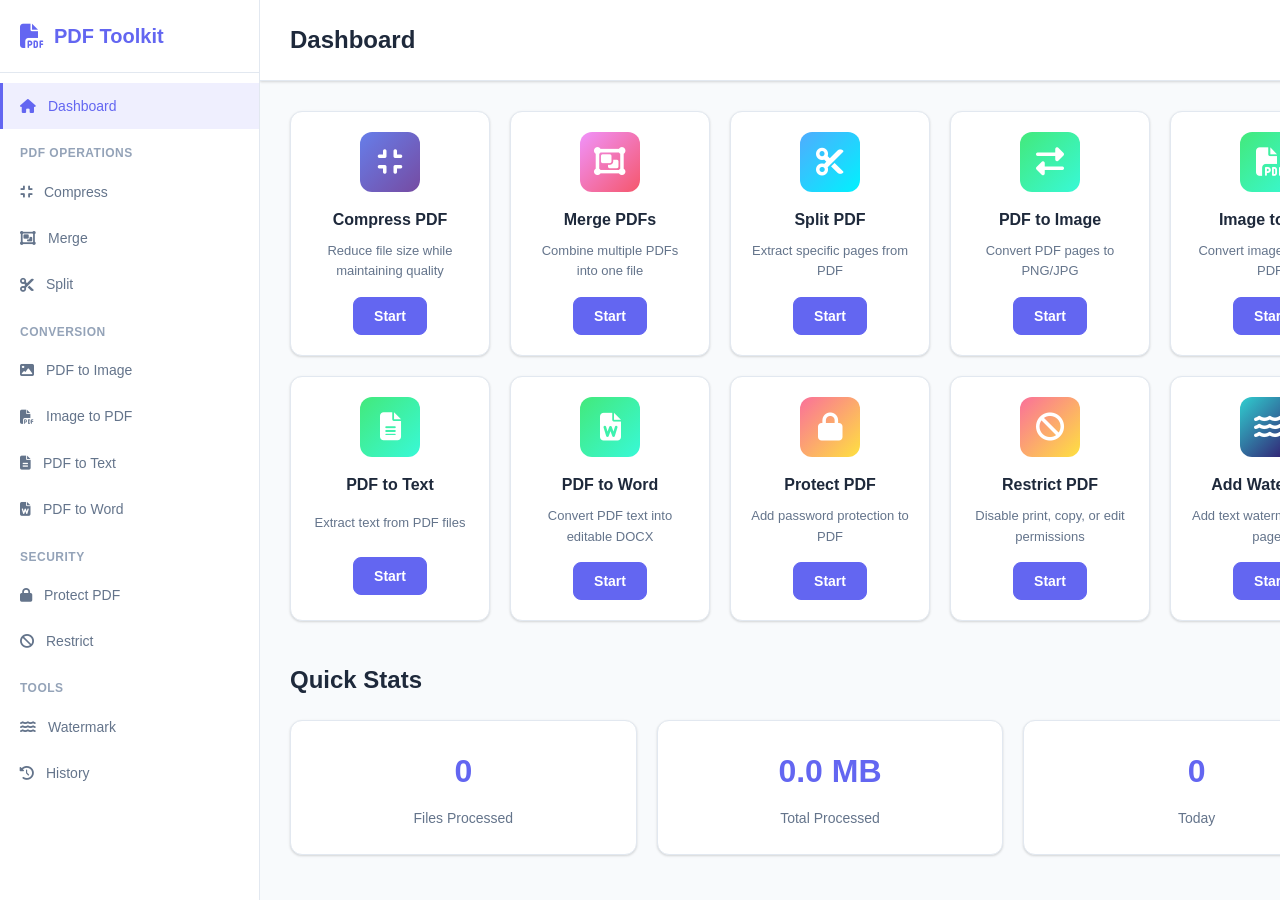
<file: frontend/index.html>
<!DOCTYPE html>
<html lang="en">
<head>
    <meta charset="UTF-8">
    <meta name="viewport" content="width=device-width, initial-scale=1.0">
    <title>PDF Toolkit - Complete PDF Processing Suite</title>
    <link rel="stylesheet" href="/frontend/css/style.css">
    <link rel="stylesheet" href="https://cdnjs.cloudflare.com/ajax/libs/font-awesome/6.4.0/css/all.min.css">
</head>
<body>
    <div class="container-wrapper">
        <!-- Sidebar Navigation -->
        <aside class="sidebar">
            <div class="sidebar-header">
                <div class="logo">
                    <i class="fas fa-file-pdf"></i>
                    <span>PDF Toolkit</span>
                </div>
                <button class="sidebar-toggle" id="sidebarToggle">
                    <i class="fas fa-bars"></i>
                </button>
            </div>

            <nav class="sidebar-nav">
                <ul>
                    <li><a href="#" onclick="navigateTo('dashboard')" class="nav-link active">
                        <i class="fas fa-home"></i>
                        <span>Dashboard</span>
                    </a></li>
                    
                    <li class="nav-divider"><span>PDF Operations</span></li>
                    
                    <li><a href="#" onclick="navigateTo('compress')" class="nav-link">
                        <i class="fas fa-compress"></i>
                        <span>Compress</span>
                    </a></li>
                    
                    <li><a href="#" onclick="navigateTo('merge')" class="nav-link">
                        <i class="fas fa-object-group"></i>
                        <span>Merge</span>
                    </a></li>
                    
                    <li><a href="#" onclick="navigateTo('split')" class="nav-link">
                        <i class="fas fa-cut"></i>
                        <span>Split</span>
                    </a></li>

                    <li class="nav-divider"><span>Conversion</span></li>
                    
                    <li><a href="#" onclick="navigateTo('pdf-to-image')" class="nav-link">
                        <i class="fas fa-image"></i>
                        <span>PDF to Image</span>
                    </a></li>
                    
                    <li><a href="#" onclick="navigateTo('image-to-pdf')" class="nav-link">
                        <i class="fas fa-file-pdf"></i>
                        <span>Image to PDF</span>
                    </a></li>
                    
                    <li><a href="#" onclick="navigateTo('pdf-to-text')" class="nav-link">
                        <i class="fas fa-file-alt"></i>
                        <span>PDF to Text</span>
                    </a></li>

                    <li><a href="#" onclick="navigateTo('pdf-to-word')" class="nav-link">
                        <i class="fas fa-file-word"></i>
                        <span>PDF to Word</span>
                    </a></li>

                    <li class="nav-divider"><span>Security</span></li>
                    
                    <li><a href="#" onclick="navigateTo('protect')" class="nav-link">
                        <i class="fas fa-lock"></i>
                        <span>Protect PDF</span>
                    </a></li>
                    
                    <!-- <li><a href="#" onclick="navigateTo('unlock')" class="nav-link">
                        <i class="fas fa-unlock"></i>
                        <span>Unlock PDF</span>
                    </a></li> -->
                    
                    <li><a href="#" onclick="navigateTo('restrict')" class="nav-link">
                        <i class="fas fa-ban"></i>
                        <span>Restrict</span>
                    </a></li>

                    <li class="nav-divider"><span>Tools</span></li>
                    
                    <li><a href="#" onclick="navigateTo('watermark')" class="nav-link">
                        <i class="fas fa-water"></i>
                        <span>Watermark</span>
                    </a></li>
                    
                    <li><a href="#" onclick="navigateTo('history')" class="nav-link">
                        <i class="fas fa-history"></i>
                        <span>History</span>
                    </a></li>
                </ul>
            </nav>

            <!-- <div class="sidebar-footer">
                <div class="theme-toggle">
                    <button id="themeToggle" class="theme-btn">
                        <i class="fas fa-moon"></i>
                    </button>
                </div>
            </div> -->
        </aside>

        <!-- Main Content -->
        <main class="main-content">
            <!-- Header -->
            <header class="header">
                <div class="header-left">
                    <h1 id="pageTitle">Dashboard</h1>
                </div>

                <div class="header-right">
                <div class="theme-toggle">
                    <button id="themeToggle" class="theme-btn">
                        <i class="fas fa-moon"></i>
                    </button>
                </div>
            </div>
                <!-- <div class="header-right">
                    <div class="search-box">
                        <i class="fas fa-search"></i>
                        <input type="text" placeholder="Search...">
                    </div>
                    <button class="header-btn">
                        <i class="fas fa-bell"></i>
                        <span class="badge">3</span>
                    </button>
                    <button class="header-btn">
                        <i class="fas fa-user-circle"></i>
                    </button>
                </div> -->
            </header>

            <!-- Page Content -->
            <div class="content">
                <!-- Dashboard Page -->
                <div id="dashboard" class="page active">
                    <div class="dashboard-grid">
                        <div class="feature-card">
                            <div class="feature-icon compress">
                                <i class="fas fa-compress"></i>
                            </div>
                            <h3>Compress PDF</h3>
                            <p>Reduce file size while maintaining quality</p>
                            <button onclick="navigateTo('compress')" class="btn btn-primary">Start</button>
                        </div>

                        <div class="feature-card">
                            <div class="feature-icon merge">
                                <i class="fas fa-object-group"></i>
                            </div>
                            <h3>Merge PDFs</h3>
                            <p>Combine multiple PDFs into one file</p>
                            <button onclick="navigateTo('merge')" class="btn btn-primary">Start</button>
                        </div>

                        <div class="feature-card">
                            <div class="feature-icon split">
                                <i class="fas fa-cut"></i>
                            </div>
                            <h3>Split PDF</h3>
                            <p>Extract specific pages from PDF</p>
                            <button onclick="navigateTo('split')" class="btn btn-primary">Start</button>
                        </div>

                        <div class="feature-card">
                            <div class="feature-icon convert">
                                <i class="fas fa-exchange-alt"></i>
                            </div>
                            <h3>PDF to Image</h3>
                            <p>Convert PDF pages to PNG/JPG</p>
                            <button onclick="navigateTo('pdf-to-image')" class="btn btn-primary">Start</button>
                        </div>

                        <div class="feature-card">
                            <div class="feature-icon convert">
                                <i class="fas fa-file-pdf"></i>
                            </div>
                            <h3>Image to PDF</h3>
                            <p>Convert images to single PDF</p>
                            <button onclick="navigateTo('image-to-pdf')" class="btn btn-primary">Start</button>
                        </div>

                        <div class="feature-card">
                            <div class="feature-icon convert">
                                <i class="fas fa-file-alt"></i>
                            </div>
                            <h3>PDF to Text</h3>
                            <p>Extract text from PDF files</p>
                            <button onclick="navigateTo('pdf-to-text')" class="btn btn-primary">Start</button>
                        </div>

                        <div class="feature-card">
                            <div class="feature-icon convert">
                                <i class="fas fa-file-word"></i>
                            </div>
                            <h3>PDF to Word</h3>
                            <p>Convert PDF text into editable DOCX</p>
                            <button onclick="navigateTo('pdf-to-word')" class="btn btn-primary">Start</button>
                        </div>

                        <div class="feature-card">
                            <div class="feature-icon security">
                                <i class="fas fa-lock"></i>
                            </div>
                            <h3>Protect PDF</h3>
                            <p>Add password protection to PDF</p>
                            <button onclick="navigateTo('protect')" class="btn btn-primary">Start</button>
                        </div>

                        <!-- <div class="feature-card">
                            <div class="feature-icon security">
                                <i class="fas fa-unlock"></i>
                            </div>
                            <h3>Unlock PDF</h3>
                            <p>Remove password protection</p>
                            <button onclick="navigateTo('unlock')" class="btn btn-primary">Start</button>
                        </div> -->

                        <div class="feature-card">
                            <div class="feature-icon security">
                                <i class="fas fa-ban"></i>
                            </div>
                            <h3>Restrict PDF</h3>
                            <p>Disable print, copy, or edit permissions</p>
                            <button onclick="navigateTo('restrict')" class="btn btn-primary">Start</button>
                        </div>

                        <div class="feature-card">
                            <div class="feature-icon watermark">
                                <i class="fas fa-water"></i>
                            </div>
                            <h3>Add Watermark</h3>
                            <p>Add text watermark to PDF pages</p>
                            <button onclick="navigateTo('watermark')" class="btn btn-primary">Start</button>
                        </div>
                    </div>

                    <div class="stats-section">
                        <h2>Quick Stats</h2>
                        <div class="stats-grid">
                            <div class="stat-card">
                                <div class="stat-number">0</div>
                                <div class="stat-label">Files Processed</div>
                            </div>
                            <div class="stat-card">
                                <div class="stat-number">0 MB</div>
                                <div class="stat-label">Total Processed</div>
                            </div>
                            <div class="stat-card">
                                <div class="stat-number">0</div>
                                <div class="stat-label">Today</div>
                            </div>
                        </div>
                    </div>
                </div>

                <!-- Content will be loaded here -->
                <div id="content-area"></div>
            </div>
        </main>
    </div>

    <!-- Toast Notifications -->
    <div id="toastContainer" class="toast-container"></div>

    <!-- Modal -->
    <div id="modal" class="modal hidden">
        <div class="modal-content">
            <button class="modal-close" onclick="closeModal()">&times;</button>
            <div id="modalBody"></div>
        </div>
    </div>

    <script src="/frontend/js/app.js"></script>
    <script src="/frontend/js/history.js"></script>
</body>
</html>
</file>
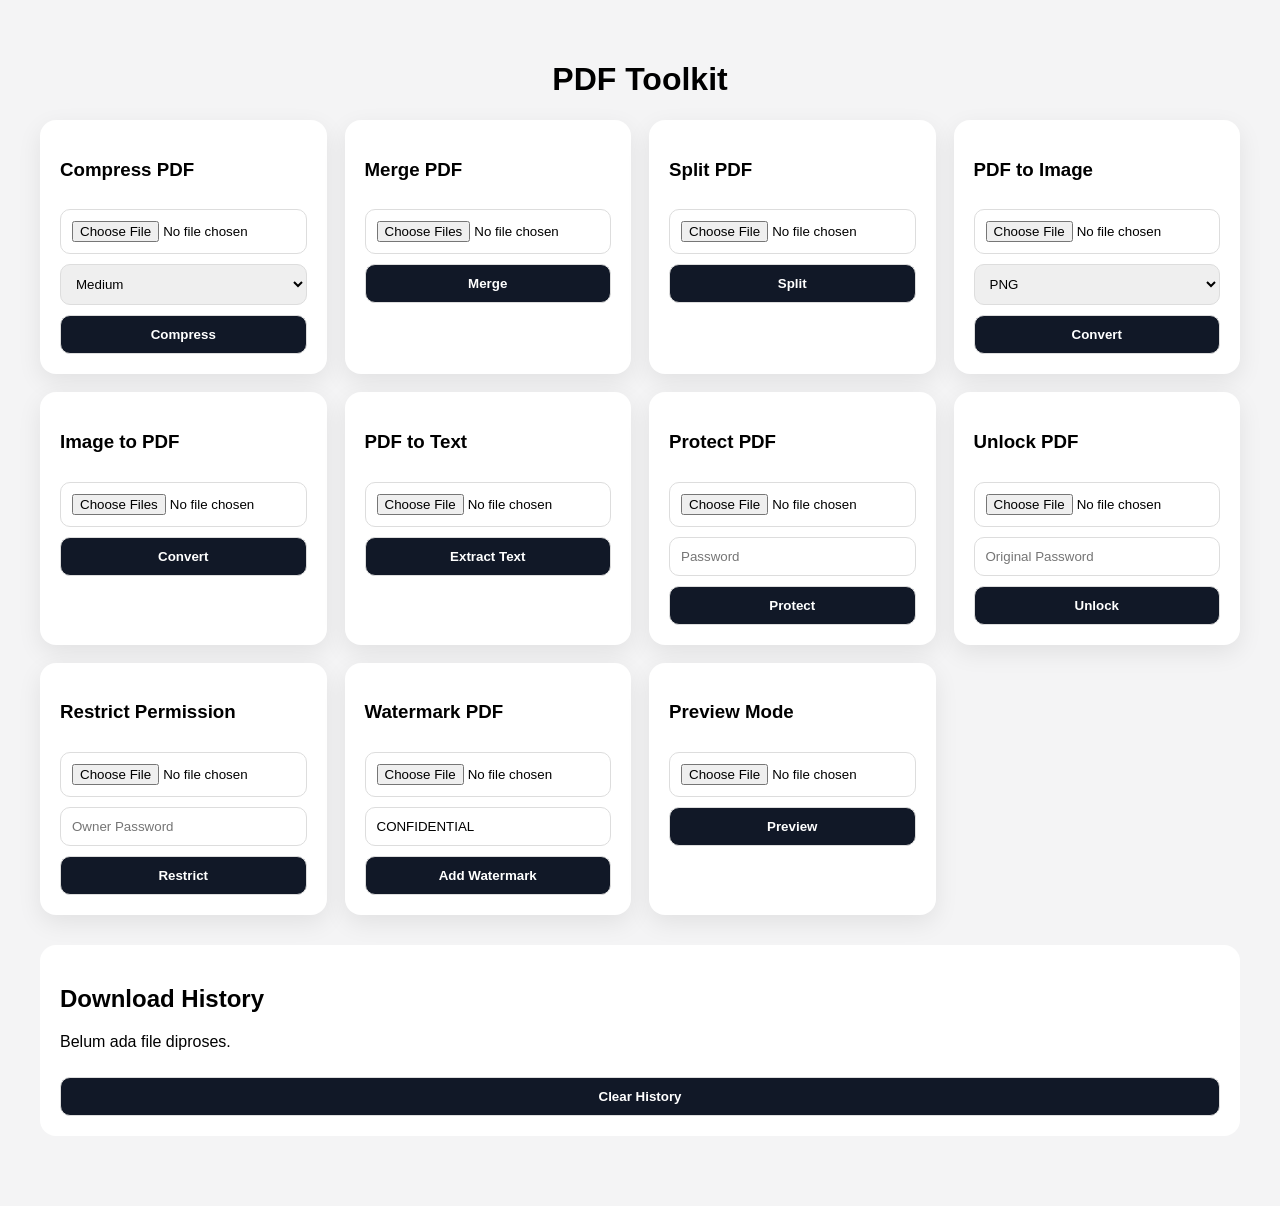
<file: static/index.html>
<!doctype html>
<html lang="id">
<head>
  <meta charset="UTF-8" />
  <meta name="viewport" content="width=device-width, initial-scale=1.0" />
  <title>PDF Toolkit</title>
  <style>
    body {
      font-family: Arial, sans-serif;
      background: #f4f4f5;
      margin: 0;
      padding: 40px;
    }

    h1 {
      text-align: center;
    }

    .grid {
      display: grid;
      grid-template-columns: repeat(auto-fit, minmax(280px, 1fr));
      gap: 18px;
      max-width: 1200px;
      margin: auto;
    }

    .card {
      background: white;
      padding: 20px;
      border-radius: 16px;
      box-shadow: 0 8px 24px rgba(0,0,0,.08);
    }

    input, select, button {
      width: 100%;
      margin-top: 10px;
      padding: 11px;
      border-radius: 10px;
      border: 1px solid #ddd;
      box-sizing: border-box;
    }

    button {
      background: #111827;
      color: white;
      font-weight: bold;
      cursor: pointer;
    }

    .history {
      max-width: 1200px;
      margin: 30px auto;
      background: white;
      padding: 20px;
      border-radius: 16px;
    }

    .history-item {
      background: #f9fafb;
      padding: 10px;
      border-radius: 10px;
      margin-top: 8px;
      font-size: 14px;
    }
  </style>
</head>
<body>

<h1>PDF Toolkit</h1>

<div class="grid">

  <div class="card">
    <h3>Compress PDF</h3>
    <form data-endpoint="/compress">
      <input type="file" name="file" accept="application/pdf" required>
      <select name="quality">
        <option value="screen">Smallest</option>
        <option value="ebook" selected>Medium</option>
        <option value="printer">High</option>
        <option value="prepress">Very High</option>
      </select>
      <button>Compress</button>
    </form>
  </div>

  <div class="card">
    <h3>Merge PDF</h3>
    <form data-endpoint="/merge">
      <input type="file" name="files" accept="application/pdf" multiple required>
      <button>Merge</button>
    </form>
  </div>

  <div class="card">
    <h3>Split PDF</h3>
    <form data-endpoint="/split">
      <input type="file" name="file" accept="application/pdf" required>
      <button>Split</button>
    </form>
  </div>

  <div class="card">
    <h3>PDF to Image</h3>
    <form data-endpoint="/pdf-to-image">
      <input type="file" name="file" accept="application/pdf" required>
      <select name="image_format">
        <option value="png">PNG</option>
        <option value="jpg">JPG</option>
      </select>
      <button>Convert</button>
    </form>
  </div>

  <div class="card">
    <h3>Image to PDF</h3>
    <form data-endpoint="/image-to-pdf">
      <input type="file" name="files" accept="image/png,image/jpeg" multiple required>
      <button>Convert</button>
    </form>
  </div>

  <div class="card">
    <h3>PDF to Text</h3>
    <form data-endpoint="/pdf-to-text">
      <input type="file" name="file" accept="application/pdf" required>
      <button>Extract Text</button>
    </form>
  </div>

  <div class="card">
    <h3>Protect PDF</h3>
    <form data-endpoint="/protect">
      <input type="file" name="file" accept="application/pdf" required>
      <input type="password" name="password" placeholder="Password" required>
      <button>Protect</button>
    </form>
  </div>

  <div class="card">
    <h3>Unlock PDF</h3>
    <form data-endpoint="/unlock">
      <input type="file" name="file" accept="application/pdf" required>
      <input type="password" name="password" placeholder="Original Password" required>
      <button>Unlock</button>
    </form>
  </div>

  <div class="card">
    <h3>Restrict Permission</h3>
    <form data-endpoint="/restrict">
      <input type="file" name="file" accept="application/pdf" required>
      <input type="password" name="password" placeholder="Owner Password" required>
      <button>Restrict</button>
    </form>
  </div>

  <div class="card">
    <h3>Watermark PDF</h3>
    <form data-endpoint="/watermark">
      <input type="file" name="file" accept="application/pdf" required>
      <input type="text" name="text" placeholder="Watermark text" value="CONFIDENTIAL">
      <button>Add Watermark</button>
    </form>
  </div>

  <div class="card">
    <h3>Preview Mode</h3>
    <form data-endpoint="/preview">
      <input type="file" name="file" accept="application/pdf" required>
      <button>Preview</button>
    </form>
  </div>

</div>

<div class="history">
  <h2>Download History</h2>
  <div id="historyList"></div>
  <button onclick="clearHistory()">Clear History</button>
</div>

<script>
  const forms = document.querySelectorAll("form");
  const historyList = document.getElementById("historyList");

  function getHistory() {
    return JSON.parse(sessionStorage.getItem("downloadHistory")) || [];
  }

  function saveHistory(item) {
    const history = getHistory();
    history.unshift(item);
    sessionStorage.setItem("downloadHistory", JSON.stringify(history));
    renderHistory();
  }

  function renderHistory() {
    const history = getHistory();

    if (history.length === 0) {
      historyList.innerHTML = "<p>Belum ada file diproses.</p>";
      return;
    }

    historyList.innerHTML = history.map(item => `
      <div class="history-item">
        <strong>${item.tool}</strong><br>
        File: ${item.file}<br>
        Time: ${item.time}
      </div>
    `).join("");
  }

  function clearHistory() {
    sessionStorage.removeItem("downloadHistory");
    renderHistory();
  }

  forms.forEach(form => {
    form.addEventListener("submit", async e => {
      e.preventDefault();

      const endpoint = form.dataset.endpoint;
      const formData = new FormData(form);
      const button = form.querySelector("button");
      const title = form.parentElement.querySelector("h3").textContent;

      button.disabled = true;
      button.textContent = "Processing...";

      try {
        const res = await fetch(endpoint, {
          method: "POST",
          body: formData
        });

        if (!res.ok) {
          const err = await res.json();
          throw new Error(err.detail || "Gagal proses file");
        }

        const blob = await res.blob();
        const url = window.URL.createObjectURL(blob);

        let filename = "result";
        const disposition = res.headers.get("content-disposition");

        if (disposition && disposition.includes("filename=")) {
          filename = disposition.split("filename=")[1].replaceAll('"', "");
        }

        const a = document.createElement("a");
        a.href = url;
        a.download = filename;
        a.click();

        window.URL.revokeObjectURL(url);

        saveHistory({
          tool: title,
          file: filename,
          time: new Date().toLocaleString("id-ID")
        });

      } catch (err) {
        alert(err.message);
      } finally {
        button.disabled = false;
        button.textContent = title.split(" ")[0];
      }
    });
  });

  renderHistory();
</script>

</body>
</html>
</file>
<file: frontend/css/style.css>
/* ============================================
   PDF TOOLKIT - MAIN STYLESHEET
   ============================================ */

* {
    margin: 0;
    padding: 0;
    box-sizing: border-box;
}

:root {
    --primary: #6366f1;
    --primary-dark: #4f46e5;
    --primary-light: #818cf8;
    --secondary: #8b5cf6;
    --success: #10b981;
    --danger: #ef4444;
    --warning: #f59e0b;
    --info: #3b82f6;
    
    --bg-light: #f8fafc;
    --bg-white: #ffffff;
    --bg-dark: #1e293b;
    --bg-darker: #0f172a;
    
    --text-light: #94a3b8;
    --text-muted: #64748b;
    --text-dark: #1e293b;
    --text-white: #ffffff;
    
    --border-light: #e2e8f0;
    --border-dark: #334155;
    
    --shadow: 0 1px 3px rgba(0, 0, 0, 0.1), 0 1px 2px rgba(0, 0, 0, 0.06);
    --shadow-lg: 0 10px 15px -3px rgba(0, 0, 0, 0.1), 0 4px 6px -2px rgba(0, 0, 0, 0.05);
    --shadow-xl: 0 20px 25px -5px rgba(0, 0, 0, 0.1), 0 10px 10px -5px rgba(0, 0, 0, 0.04);
    
    --transition: all 0.3s ease;
}

body {
    font-family: 'Segoe UI', Tahoma, Geneva, Verdana, sans-serif;
    background-color: var(--bg-light);
    color: var(--text-dark);
    line-height: 1.6;
    transition: var(--transition);
}

body.dark-mode {
    background-color: var(--bg-darker);
    color: var(--text-white);
}

/* ============================================
   LAYOUT STRUCTURE
   ============================================ */

.container-wrapper {
    display: flex;
    min-height: 100vh;
}

.sidebar {
    width: 260px;
    background-color: var(--bg-white);
    border-right: 1px solid var(--border-light);
    position: fixed;
    height: 100vh;
    left: 0;
    top: 0;
    overflow-y: auto;
    transition: var(--transition);
    z-index: 1000;
}

body.dark-mode .sidebar {
    background-color: var(--bg-dark);
    border-right-color: var(--border-dark);
}

.sidebar-header {
    padding: 20px;
    border-bottom: 1px solid var(--border-light);
    display: flex;
    justify-content: space-between;
    align-items: center;
}

body.dark-mode .sidebar-header {
    border-bottom-color: var(--border-dark);
}

.logo {
    display: flex;
    align-items: center;
    gap: 10px;
    font-size: 20px;
    font-weight: 700;
    color: var(--primary);
    cursor: pointer;
}

.logo i {
    font-size: 24px;
}

.sidebar-toggle {
    display: none;
    background: none;
    border: none;
    cursor: pointer;
    font-size: 20px;
    color: var(--primary);
}

.sidebar-nav ul {
    list-style: none;
    padding: 10px 0;
}

.sidebar-nav .nav-link {
    display: flex;
    align-items: center;
    gap: 12px;
    padding: 12px 20px;
    color: var(--text-muted);
    text-decoration: none;
    transition: var(--transition);
    font-size: 14px;
}

.sidebar-nav .nav-link:hover {
    background-color: var(--bg-light);
    color: var(--primary);
}

body.dark-mode .sidebar-nav .nav-link:hover {
    background-color: rgba(99, 102, 241, 0.1);
}

.sidebar-nav .nav-link.active {
    background-color: rgba(99, 102, 241, 0.1);
    color: var(--primary);
    border-left: 3px solid var(--primary);
    padding-left: 17px;
}

.nav-divider {
    padding: 15px 20px 5px 20px;
    font-size: 12px;
    font-weight: 600;
    color: var(--text-light);
    text-transform: uppercase;
    letter-spacing: 0.5px;
}

.sidebar-footer {
    padding: 20px;
    border-top: 1px solid var(--border-light);
    text-align: center;
}

body.dark-mode .sidebar-footer {
    border-top-color: var(--border-dark);
}

.theme-btn {
    width: 40px;
    height: 40px;
    border-radius: 50%;
    background-color: var(--bg-light);
    border: 1px solid var(--border-light);
    cursor: pointer;
    display: flex;
    align-items: center;
    justify-content: center;
    font-size: 16px;
    color: var(--primary);
    transition: var(--transition);
    margin: 0 auto;
}

body.dark-mode .theme-btn {
    background-color: var(--bg-darker);
    border-color: var(--border-dark);
}

.theme-btn:hover {
    background-color: var(--primary);
    color: white;
    border-color: var(--primary);
}

.main-content {
    margin-left: 260px;
    flex: 1;
    display: flex;
    flex-direction: column;
}

/* ============================================
   HEADER
   ============================================ */

.header {
    background-color: var(--bg-white);
    border-bottom: 1px solid var(--border-light);
    padding: 20px 30px;
    display: flex;
    justify-content: space-between;
    align-items: center;
    box-shadow: var(--shadow);
}

body.dark-mode .header {
    background-color: var(--bg-dark);
    border-bottom-color: var(--border-dark);
}

.header-left h1 {
    font-size: 24px;
    color: var(--text-dark);
}

body.dark-mode .header-left h1 {
    color: var(--text-white);
}

.header-right {
    display: flex;
    align-items: center;
    gap: 20px;
}

.search-box {
    display: flex;
    align-items: center;
    background-color: var(--bg-light);
    border-radius: 8px;
    padding: 8px 15px;
    flex: 0 1 250px;
}

body.dark-mode .search-box {
    background-color: rgba(99, 102, 241, 0.1);
}

.search-box input {
    border: none;
    background: none;
    outline: none;
    padding-left: 10px;
    flex: 1;
    color: var(--text-dark);
}

body.dark-mode .search-box input {
    color: var(--text-white);
}

.search-box input::placeholder {
    color: var(--text-muted);
}

.search-box i {
    color: var(--text-muted);
}

.header-btn {
    width: 40px;
    height: 40px;
    border-radius: 50%;
    background: none;
    border: 1px solid var(--border-light);
    cursor: pointer;
    display: flex;
    align-items: center;
    justify-content: center;
    font-size: 18px;
    color: var(--text-muted);
    position: relative;
    transition: var(--transition);
}

body.dark-mode .header-btn {
    border-color: var(--border-dark);
}

.header-btn:hover {
    background-color: var(--bg-light);
    color: var(--primary);
}

body.dark-mode .header-btn:hover {
    background-color: rgba(99, 102, 241, 0.1);
}

.badge {
    position: absolute;
    top: -5px;
    right: -5px;
    background-color: var(--danger);
    color: white;
    width: 20px;
    height: 20px;
    border-radius: 50%;
    display: flex;
    align-items: center;
    justify-content: center;
    font-size: 12px;
    font-weight: 600;
}

/* ============================================
   CONTENT AREA
   ============================================ */

.content {
    flex: 1;
    padding: 30px;
    overflow-y: auto;
}

/* ============================================
   DASHBOARD
   ============================================ */

.dashboard-grid {
    display: grid;
    grid-template-columns: repeat(5, minmax(200px, 1fr));
    gap: 20px;
    margin-bottom: 40px;
}

.feature-card {
    background-color: var(--bg-white);
    border-radius: 12px;
    padding: 20px;
    text-align: center;
    box-shadow: var(--shadow);
    transition: var(--transition);
    border: 1px solid var(--border-light);
}

body.dark-mode .feature-card {
    background-color: var(--bg-dark);
    border-color: var(--border-dark);
}

.feature-card:hover {
    transform: translateY(-5px);
    box-shadow: var(--shadow-lg);
}

.feature-icon {
    width: 60px;
    height: 60px;
    margin: 0 auto 15px;
    border-radius: 12px;
    display: flex;
    align-items: center;
    justify-content: center;
    font-size: 28px;
    color: white;
}

.feature-icon.compress {
    background: linear-gradient(135deg, #667eea 0%, #764ba2 100%);
}

.feature-icon.merge {
    background: linear-gradient(135deg, #f093fb 0%, #f5576c 100%);
}

.feature-icon.split {
    background: linear-gradient(135deg, #4facfe 0%, #00f2fe 100%);
}

.feature-icon.convert {
    background: linear-gradient(135deg, #43e97b 0%, #38f9d7 100%);
}

.feature-icon.security {
    background: linear-gradient(135deg, #fa709a 0%, #fee140 100%);
}

.feature-icon.watermark {
    background: linear-gradient(135deg, #30cfd0 0%, #330867 100%);
}

.feature-card h3 {
    font-size: 16px;
    margin-bottom: 8px;
    color: var(--text-dark);
}

body.dark-mode .feature-card h3 {
    color: var(--text-white);
}

.feature-card p {
    font-size: 13px;
    color: var(--text-muted);
    margin-bottom: 15px;
    min-height: 36px;
    display: flex;
    align-items: center;
    justify-content: center;
}

.stats-section {
    margin-top: 40px;
}

.stats-section h2 {
    margin-bottom: 20px;
    color: var(--text-dark);
}

body.dark-mode .stats-section h2 {
    color: var(--text-white);
}

.stats-grid {
    display: grid;
    grid-template-columns: repeat(auto-fit, minmax(200px, 1fr));
    gap: 20px;
}

.stat-card {
    background-color: var(--bg-white);
    border-radius: 12px;
    padding: 25px;
    text-align: center;
    box-shadow: var(--shadow);
    border: 1px solid var(--border-light);
}

body.dark-mode .stat-card {
    background-color: var(--bg-dark);
    border-color: var(--border-dark);
}

.stat-number {
    font-size: 32px;
    font-weight: 700;
    color: var(--primary);
    margin-bottom: 10px;
}

.stat-label {
    font-size: 14px;
    color: var(--text-muted);
}

/* ============================================
   PAGE LAYOUT
   ============================================ */

.page {
    display: none;
}

.page.active {
    display: block;
    animation: fadeIn 0.3s ease;
}

@keyframes fadeIn {
    from {
        opacity: 0;
    }
    to {
        opacity: 1;
    }
}

.feature-page {
    background-color: var(--bg-white);
    border-radius: 12px;
    overflow: hidden;
    box-shadow: var(--shadow);
    border: 1px solid var(--border-light);
}

body.dark-mode .feature-page {
    background-color: var(--bg-dark);
    border-color: var(--border-dark);
}

.page-header {
    background: linear-gradient(135deg, var(--primary) 0%, var(--secondary) 100%);
    color: white;
    padding: 30px;
    display: flex;
    justify-content: space-between;
    align-items: center;
}

.page-header h2 {
    font-size: 28px;
    margin-bottom: 5px;
}

.page-header p {
    font-size: 14px;
    opacity: 0.9;
}

.page-content {
    padding: 30px;
}

.two-column {
    display: grid;
    grid-template-columns: 1fr 1fr;
    gap: 30px;
    margin-bottom: 30px;
}

.merge-container {
    display: grid;
    grid-template-columns: 1fr 1fr;
    gap: 30px;
}

/* ============================================
   UPLOAD AREA
   ============================================ */

.upload-section {
    display: flex;
    flex-direction: column;
}

.upload-area {
    border: 2px dashed var(--border-light);
    border-radius: 12px;
    padding: 40px;
    text-align: center;
    cursor: pointer;
    transition: var(--transition);
    background-color: var(--bg-light);
}

body.dark-mode .upload-area {
    border-color: var(--border-dark);
    background-color: rgba(99, 102, 241, 0.05);
}

.upload-area:hover {
    border-color: var(--primary);
    background-color: rgba(99, 102, 241, 0.05);
}

.upload-area.dragover {
    border-color: var(--primary);
    background-color: rgba(99, 102, 241, 0.1);
}

.upload-area i {
    font-size: 48px;
    color: var(--primary);
    margin-bottom: 15px;
}

.upload-area h3 {
    font-size: 18px;
    margin-bottom: 5px;
    color: var(--text-dark);
}

body.dark-mode .upload-area h3 {
    color: var(--text-white);
}

.upload-area p {
    color: var(--text-muted);
    font-size: 14px;
}

.upload-area .text-small {
    font-size: 12px;
    margin-top: 10px;
    color: var(--text-light);
}

/* ============================================
   SETTINGS SECTION
   ============================================ */

.settings-section {
    background-color: var(--bg-light);
    border-radius: 12px;
    padding: 20px;
}

body.dark-mode .settings-section {
    background-color: rgba(99, 102, 241, 0.05);
}

.settings-section h3 {
    font-size: 16px;
    margin-bottom: 15px;
    color: var(--text-dark);
}

body.dark-mode .settings-section h3 {
    color: var(--text-white);
}

/* ============================================
   FORM ELEMENTS
   ============================================ */

.form-group {
    margin-bottom: 15px;
}

.form-group label {
    display: block;
    font-weight: 600;
    margin-bottom: 8px;
    color: var(--text-dark);
    font-size: 14px;
}

body.dark-mode .form-group label {
    color: var(--text-white);
}

.form-group input,
.form-group select {
    width: 100%;
    padding: 10px 12px;
    border: 1px solid var(--border-light);
    border-radius: 8px;
    font-size: 14px;
    background-color: var(--bg-white);
    color: var(--text-dark);
    transition: var(--transition);
}

body.dark-mode .form-group input,
body.dark-mode .form-group select {
    background-color: var(--bg-darker);
    border-color: var(--border-dark);
    color: var(--text-white);
}

.form-group input:focus,
.form-group select:focus {
    outline: none;
    border-color: var(--primary);
    box-shadow: 0 0 0 3px rgba(99, 102, 241, 0.1);
}

.form-group.checkbox {
    display: flex;
    align-items: center;
    margin-bottom: 12px;
}

.form-group.checkbox input {
    width: auto;
    margin-right: 10px;
    cursor: pointer;
}

.form-group.checkbox label {
    margin-bottom: 0;
    cursor: pointer;
}

/* ============================================
   PREVIEW SECTION
   ============================================ */

.preview-section {
    background-color: var(--bg-white);
    border-radius: 8px;
    overflow: hidden;
    margin-bottom: 20px;
    border: 1px solid var(--border-light);
}

body.dark-mode .preview-section {
    background-color: var(--bg-darker);
    border-color: var(--border-dark);
}

.preview-section img {
    width: 100%;
    height: 200px;
    object-fit: contain;
    background-color: var(--bg-light);
}

body.dark-mode .preview-section img {
    background-color: rgba(0, 0, 0, 0.3);
}

.file-info {
    padding: 15px;
    border-top: 1px solid var(--border-light);
}

body.dark-mode .file-info {
    border-top-color: var(--border-dark);
}

.file-info p {
    font-size: 13px;
    color: var(--text-muted);
    margin: 5px 0;
    word-break: break-word;
}

/* ============================================
   FILE LIST
   ============================================ */

.file-list-section {
    margin: 20px 0;
}

.file-list {
    list-style: none;
    background-color: var(--bg-light);
    border-radius: 8px;
    overflow: hidden;
    border: 1px solid var(--border-light);
    max-height: 300px;
    overflow-y: auto;
}

body.dark-mode .file-list {
    background-color: var(--bg-darker);
    border-color: var(--border-dark);
}

.file-item {
    display: flex;
    justify-content: space-between;
    align-items: center;
    padding: 12px 15px;
    border-bottom: 1px solid var(--border-light);
    font-size: 14px;
}

body.dark-mode .file-item {
    border-bottom-color: var(--border-dark);
}

.file-item:last-child {
    border-bottom: none;
}

.file-item span {
    color: var(--text-dark);
    flex: 1;
}

body.dark-mode .file-item span {
    color: var(--text-white);
}

.btn-remove {
    background: none;
    border: none;
    color: var(--danger);
    cursor: pointer;
    font-size: 14px;
    padding: 5px;
    transition: var(--transition);
}

.btn-remove:hover {
    color: var(--danger);
    transform: scale(1.2);
}

/* ============================================
   BUTTONS
   ============================================ */

.btn {
    padding: 10px 20px;
    border: none;
    border-radius: 8px;
    font-size: 14px;
    font-weight: 600;
    cursor: pointer;
    transition: var(--transition);
    display: inline-flex;
    align-items: center;
    gap: 8px;
    white-space: nowrap;
}

.btn:disabled {
    opacity: 0.6;
    cursor: not-allowed;
}

.btn-primary {
    background-color: var(--primary);
    color: white;
    border: 1px solid var(--primary);
}

.btn-primary:hover:not(:disabled) {
    background-color: var(--primary-dark);
    box-shadow: 0 0 0 3px rgba(99, 102, 241, 0.2);
}

.btn-secondary {
    background-color: transparent;
    color: var(--primary);
    border: 1px solid var(--primary);
}

.btn-secondary:hover:not(:disabled) {
    background-color: rgba(99, 102, 241, 0.1);
}

.btn-danger {
    background-color: var(--danger);
    color: white;
    border: 1px solid var(--danger);
}

.btn-danger:hover:not(:disabled) {
    background-color: #dc2626;
}

.btn-large {
    padding: 12px 24px;
    font-size: 16px;
    width: 100%;
}

.btn-small {
    padding: 6px 12px;
    font-size: 12px;
}

/* ============================================
   PROGRESS BAR
   ============================================ */

.progress-section {
    margin: 30px 0;
}

.progress-bar {
    width: 100%;
    height: 8px;
    background-color: var(--bg-light);
    border-radius: 4px;
    overflow: hidden;
    margin-bottom: 15px;
}

body.dark-mode .progress-bar {
    background-color: var(--border-dark);
}

.progress-fill {
    height: 100%;
    background: linear-gradient(90deg, var(--primary), var(--secondary));
    width: 0%;
    animation: progress 2s infinite;
    border-radius: 4px;
}

@keyframes progress {
    0% {
        width: 0%;
    }
    50% {
        width: 100%;
    }
    100% {
        width: 0%;
    }
}

.progress-section p {
    text-align: center;
    color: var(--text-muted);
    font-size: 14px;
}

/* ============================================
   RESULT SECTION
   ============================================ */

.result-section {
    margin-top: 30px;
}

.result-card {
    border-radius: 12px;
    padding: 30px;
    text-align: center;
    border: 2px solid var(--border-light);
    background-color: var(--bg-light);
}

body.dark-mode .result-card {
    background-color: rgba(99, 102, 241, 0.05);
    border-color: var(--border-dark);
}

.result-card.success {
    border-color: var(--success);
    background-color: rgba(16, 185, 129, 0.1);
}

.result-card i {
    font-size: 48px;
    margin-bottom: 15px;
}

.result-card.success i {
    color: var(--success);
}

.result-card h3 {
    font-size: 20px;
    margin-bottom: 10px;
    color: var(--text-dark);
}

body.dark-mode .result-card h3 {
    color: var(--text-white);
}

.result-card p {
    color: var(--text-muted);
    margin-bottom: 20px;
}

.result-stats {
    display: grid;
    grid-template-columns: repeat(auto-fit, minmax(150px, 1fr));
    gap: 15px;
    margin: 25px 0;
}

.stat {
    background-color: var(--bg-white);
    padding: 15px;
    border-radius: 8px;
    text-align: left;
}

body.dark-mode .stat {
    background-color: var(--bg-darker);
}

.stat span {
    display: block;
    font-size: 13px;
    color: var(--text-muted);
    margin-bottom: 5px;
}

.stat strong {
    display: block;
    font-size: 18px;
    color: var(--primary);
}

.result-actions {
    display: flex;
    gap: 12px;
    justify-content: center;
    margin-top: 20px;
}

.result-actions .btn {
    flex: 1;
    max-width: 200px;
}

/* ============================================
   TOAST NOTIFICATIONS
   ============================================ */

.toast-container {
    position: fixed;
    bottom: 20px;
    right: 20px;
    z-index: 9999;
}

.toast {
    background-color: var(--bg-white);
    border-left: 4px solid var(--info);
    border-radius: 8px;
    padding: 15px 20px;
    margin-bottom: 10px;
    box-shadow: var(--shadow-lg);
    display: flex;
    align-items: center;
    gap: 12px;
    min-width: 300px;
    animation: slideIn 0.3s ease;
}

body.dark-mode .toast {
    background-color: var(--bg-dark);
}

@keyframes slideIn {
    from {
        transform: translateX(400px);
        opacity: 0;
    }
    to {
        transform: translateX(0);
        opacity: 1;
    }
}

.toast.success {
    border-left-color: var(--success);
}

.toast.success i {
    color: var(--success);
}

.toast.error {
    border-left-color: var(--danger);
}

.toast.error i {
    color: var(--danger);
}

.toast.warning {
    border-left-color: var(--warning);
}

.toast.warning i {
    color: var(--warning);
}

.toast.info {
    border-left-color: var(--info);
}

.toast.info i {
    color: var(--info);
}

.toast-message {
    color: var(--text-dark);
    font-size: 14px;
    flex: 1;
}

body.dark-mode .toast-message {
    color: var(--text-white);
}

.toast-close {
    background: none;
    border: none;
    color: var(--text-muted);
    cursor: pointer;
    font-size: 18px;
    padding: 0;
}

/* ============================================
   MODAL
   ============================================ */

.modal {
    position: fixed;
    top: 0;
    left: 0;
    right: 0;
    bottom: 0;
    background-color: rgba(0, 0, 0, 0.5);
    display: flex;
    align-items: center;
    justify-content: center;
    z-index: 2000;
}

.modal.hidden {
    display: none;
}

.modal-content {
    background-color: var(--bg-white);
    border-radius: 12px;
    padding: 30px;
    max-width: 500px;
    width: 90%;
    max-height: 80vh;
    overflow-y: auto;
    position: relative;
}

body.dark-mode .modal-content {
    background-color: var(--bg-dark);
}

.modal-close {
    position: absolute;
    top: 15px;
    right: 15px;
    background: none;
    border: none;
    font-size: 28px;
    cursor: pointer;
    color: var(--text-muted);
}

/* ============================================
   UTILITY CLASSES
   ============================================ */

.text-info {
    font-size: 13px;
    color: var(--info);
    margin: 10px 0;
    display: flex;
    align-items: center;
    gap: 8px;
}

.text-small {
    font-size: 12px;
}

.text-muted {
    color: var(--text-muted);
}

.empty-state {
    text-align: center;
    padding: 60px 20px;
}

.empty-state i {
    font-size: 64px;
    color: var(--text-light);
    margin-bottom: 20px;
}

.empty-state h3 {
    font-size: 20px;
    color: var(--text-dark);
    margin-bottom: 10px;
}

body.dark-mode .empty-state h3 {
    color: var(--text-white);
}

.empty-state p {
    color: var(--text-muted);
}

.table-responsive {
    overflow-x: auto;
}

table {
    width: 100%;
    border-collapse: collapse;
}

table thead {
    background-color: var(--bg-light);
    border-bottom: 2px solid var(--border-light);
}

body.dark-mode table thead {
    background-color: rgba(99, 102, 241, 0.05);
    border-bottom-color: var(--border-dark);
}

table th {
    padding: 15px;
    text-align: left;
    font-weight: 600;
    color: var(--text-dark);
    font-size: 13px;
}

body.dark-mode table th {
    color: var(--text-white);
}

table td {
    padding: 15px;
    border-bottom: 1px solid var(--border-light);
    color: var(--text-dark);
    font-size: 14px;
}

body.dark-mode table td {
    border-bottom-color: var(--border-dark);
    color: var(--text-white);
}

.badge {
    display: inline-block;
    padding: 4px 12px;
    border-radius: 20px;
    font-size: 12px;
    font-weight: 600;
    background-color: rgba(99, 102, 241, 0.1);
    color: var(--primary);
}

/* ============================================
   RANGE INPUT
   ============================================ */

.range-input {
    display: flex;
    align-items: center;
    gap: 12px;
}

.range-input input[type="range"] {
    flex: 1;
}

.range-input span {
    min-width: 40px;
    text-align: right;
    color: var(--primary);
    font-weight: 600;
}

/* ============================================
   RESPONSIVE DESIGN
   ============================================ */

@media (max-width: 768px) {
    .sidebar {
        width: 200px;
    }

    .main-content {
        margin-left: 200px;
    }

    .sidebar-toggle {
        display: block;
    }

    .sidebar.collapsed {
        transform: translateX(-100%);
    }

    .sidebar.collapsed + .main-content {
        margin-left: 0;
    }

    .header {
        flex-direction: column;
        gap: 15px;
        padding: 15px;
    }

    .header-right {
        width: 100%;
        justify-content: space-between;
    }

    .search-box {
        flex: 1;
        max-width: none;
    }

    .two-column {
        grid-template-columns: 1fr;
    }

    .merge-container {
        grid-template-columns: 1fr;
    }

    .dashboard-grid {
        grid-template-columns: repeat(auto-fill, minmax(150px, 1fr));
        gap: 15px;
    }

    .content {
        padding: 15px;
    }

    .page-header {
        flex-direction: column;
        text-align: left;
    }

    .page-content {
        padding: 15px;
    }

    .result-actions {
        flex-direction: column;
    }

    .result-actions .btn {
        max-width: none;
    }

    .toast-container {
        left: 10px;
        right: 10px;
        bottom: 10px;
    }

    .toast {
        min-width: auto;
        max-width: 100%;
    }
}

@media (max-width: 480px) {
    .sidebar {
        width: 100%;
        height: auto;
        border-right: none;
        border-bottom: 1px solid var(--border-light);
        position: relative;
    }

    .main-content {
        margin-left: 0;
    }

    .sidebar-nav ul {
        display: flex;
        flex-wrap: wrap;
    }

    .sidebar-nav .nav-link {
        flex: 1 1 calc(50% - 5px);
        padding: 10px;
        margin: 5px;
        border-radius: 8px;
    }

    .sidebar-nav .nav-link span {
        display: none;
    }

    .nav-divider {
        display: none;
    }

    .dashboard-grid {
        grid-template-columns: repeat(auto-fill, minmax(100px, 1fr));
    }

    .feature-icon {
        width: 50px;
        height: 50px;
        font-size: 24px;
    }

    .header {
        padding: 10px;
    }

    .header-btn {
        width: 35px;
        height: 35px;
        font-size: 16px;
    }
}
</file>
